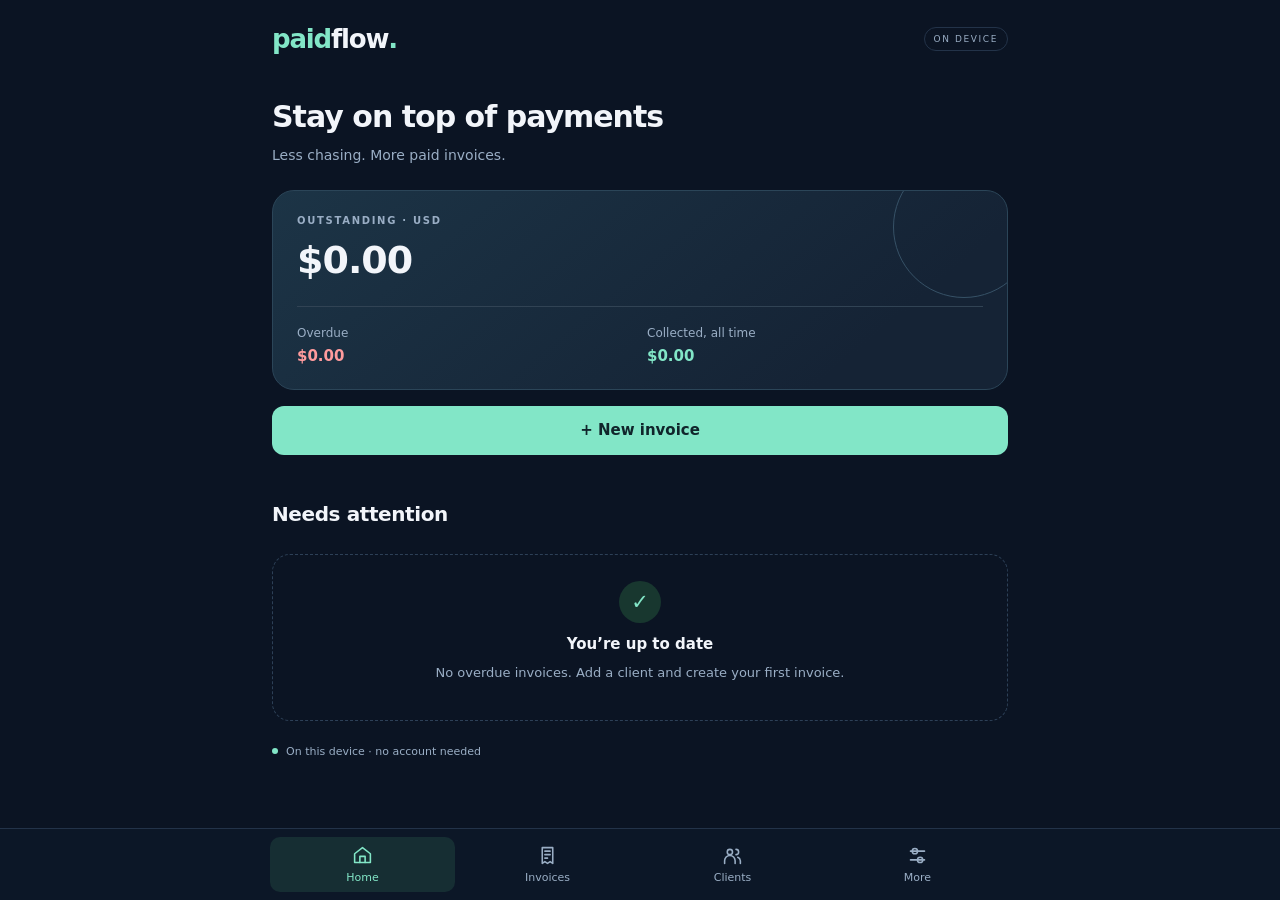
<file: app/src/main/assets/index.html>
<!doctype html><html lang="ru"><head><meta charset="utf-8"><meta name="viewport" content="width=device-width,initial-scale=1,viewport-fit=cover"><meta http-equiv="Content-Security-Policy" content="default-src 'self'; script-src 'self'; style-src 'self' 'unsafe-inline'; img-src 'self' data:; connect-src 'none'; frame-src 'none'; object-src 'none'; base-uri 'none'; form-action 'none'"><title>PaidFlow</title><link rel="stylesheet" href="style.css"></head><body><div id="app"></div><div id="modal-root"></div><div id="toast" role="status" aria-live="polite"></div><script src="core.js"></script><script src="app.js"></script></body></html>
</file>
<file: app/src/main/assets/style.css>
:root{color-scheme:dark;--bg:#0b1423;--panel:#142133;--muted:#9aaec5;--mint:#82e6c7;--ink:#f2f5fa;--line:#233349;--red:#ff9b9d}*{box-sizing:border-box}body{margin:0;background:var(--bg);color:var(--ink);font-family:system-ui,-apple-system,Arial,sans-serif;font-size:15px;-webkit-tap-highlight-color:transparent}button,input,select,textarea{font:inherit}button{cursor:pointer}button:focus-visible,input:focus-visible,select:focus-visible,textarea:focus-visible{outline:2px solid var(--mint);outline-offset:3px}button{border:0}header{display:flex;align-items:center;justify-content:space-between;padding:24px 22px 18px;max-width:780px;margin:auto}.brand{font-size:26px;font-weight:850;letter-spacing:-1.2px;color:var(--mint)}.brand b{color:var(--ink)}.badge{font-size:9px;letter-spacing:1.6px;color:var(--muted);padding:6px 9px;border:1px solid var(--line);border-radius:20px}main{max-width:780px;margin:auto;padding:8px 22px 108px}h1{font-size:30px;line-height:1.12;letter-spacing:-1px;margin:8px 0 10px;max-width:550px}h2{font-size:20px;letter-spacing:-.4px;margin:25px 0 14px}h3{margin:0;font-size:17px}p{line-height:1.6;margin:10px 0}.muted{color:var(--muted)}.tiny{font-size:12px}.eyebrow{text-transform:uppercase;font-size:10px;letter-spacing:1.7px;color:var(--muted);font-weight:700}.lead{color:var(--muted);font-size:14px;line-height:1.6;margin-bottom:24px}.hero{padding:24px;background:linear-gradient(140deg,#1c3446,#152335 80%);border:1px solid #2b4558;border-radius:22px;margin:12px 0 16px;position:relative;overflow:hidden}.hero:after{content:'';position:absolute;right:-28px;top:-35px;width:140px;height:140px;border:1px solid #365166;border-radius:50%;pointer-events:none}.amount{font-size:clamp(26px,7vw,38px);font-weight:750;letter-spacing:-1px;margin:12px 0 24px;overflow-wrap:anywhere}.metrics{display:grid;grid-template-columns:1fr 1fr;gap:14px;border-top:1px solid #314354;padding-top:16px}.metrics strong{display:block;font-size:15px;margin-top:6px}.red{color:var(--red)}.green{color:var(--mint)}.btn{width:100%;padding:15px 17px;border-radius:12px;background:var(--panel);color:var(--ink);font-weight:650;min-height:49px;text-align:center;display:block;margin:10px 0}.btn.primary{background:var(--mint);color:#10252b}.btn.outline{border:1px solid var(--line);background:transparent}.btn.danger{color:var(--red);border:1px solid #573440;background:transparent}.btn.small{padding:10px 12px;min-height:40px;font-size:12px;margin:0}.row{display:flex;align-items:center;justify-content:space-between;gap:12px}.section-label{display:flex;align-items:center;justify-content:space-between;margin-top:22px}.count{border-radius:8px;background:#3b2933;color:var(--red);padding:4px 8px;font-size:12px}.card{border:1px solid var(--line);background:var(--panel);border-radius:17px;padding:18px;margin:12px 0}.invoice-card{width:100%;text-align:left;color:inherit}.invoice-card h3{overflow-wrap:anywhere}.invoice-card .price{font-size:23px;font-weight:700;letter-spacing:-.6px;margin-top:17px;overflow-wrap:anywhere}.status{font-size:11px;padding:5px 8px;border-radius:6px;background:#25384c;color:#b9c8db;display:inline-block;max-width:100%}.status.overdue{background:#402c36;color:var(--red)}.status.paid{background:#203e3a;color:var(--mint)}.status.cancelled{background:#29303a;color:#abb5c5}.icon-tile{display:grid;place-items:center;width:42px;height:42px;background:#263d49;color:var(--mint);font-size:19px;border-radius:13px;flex-shrink:0}.empty{padding:26px 18px;border:1px dashed #2d4057;border-radius:18px;text-align:center;color:var(--muted);margin-top:14px}.empty .mark{width:42px;height:42px;background:#18372f;color:var(--mint);border-radius:50%;display:grid;place-items:center;margin:0 auto 12px;font-size:21px}.empty strong{display:block;color:var(--ink);margin-bottom:6px}.empty p{font-size:13px}nav{position:fixed;bottom:0;left:0;right:0;background:#0d1828f5;backdrop-filter:blur(14px);border-top:1px solid var(--line);z-index:5;padding:8px 8px max(8px,env(safe-area-inset-bottom));display:flex;justify-content:center}nav button{background:none;color:var(--muted);padding:8px 5px;min-width:0;max-width:185px;flex:1;display:grid;justify-items:center;gap:5px;font-size:11px;border-radius:10px}nav button.active{color:var(--mint);background:#162e33}nav svg{width:21px;height:21px;fill:none;stroke:currentColor;stroke-width:1.8;stroke-linecap:round;stroke-linejoin:round}.toolbar{display:flex;gap:10px;align-items:center;margin:18px 0}.toolbar input{flex:1;min-width:0}.toolbar select{width:43%;font-size:12px}input,textarea,select{width:100%;border:1px solid #304259;border-radius:10px;background:#142133;color:var(--ink);padding:13px 12px;min-height:48px}input[type=date]{min-width:0}textarea{min-height:88px;resize:vertical}label{display:block;margin:15px 0 7px;color:#b2c1d3;font-size:12px;font-weight:600}form .cols{display:grid;grid-template-columns:1fr 1fr;gap:12px}.hint{font-size:12px;color:var(--muted);line-height:1.5}.form-error{color:var(--red);font-size:13px;min-height:0;margin:12px 0}.modal-backdrop{position:fixed;inset:0;background:#03080dbb;z-index:20;display:flex;align-items:center;justify-content:center;padding:12px}.modal{background:var(--bg);border:1px solid #34465b;border-radius:22px;width:100%;max-width:580px;max-height:94vh;max-height:94dvh;display:flex;flex-direction:column;box-shadow:0 20px 100px #0008}.modal-head{padding:20px 20px 12px;display:flex;justify-content:space-between;align-items:center;border-bottom:1px solid var(--line)}.modal-head h2{margin:0;font-size:22px}.close{width:38px;height:38px;border-radius:50%;background:var(--panel);color:var(--muted);font-size:24px}.modal-body{overflow:auto;padding:4px 20px 20px;overscroll-behavior:contain}.line-fields{border:1px solid var(--line);border-radius:12px;padding:0 13px 13px;margin:14px 0}.line-head{display:flex;justify-content:space-between;align-items:center;padding-top:13px;color:var(--muted);font-size:12px}.remove{color:var(--red);background:none;padding:5px 8px}.totalline{padding:14px 0;color:var(--mint);font-weight:700;font-size:21px;border-bottom:1px solid var(--line)}.detail-top{margin-top:20px}.detail-amount{font-size:34px;font-weight:750;overflow-wrap:anywhere;margin:12px 0}.break{overflow-wrap:anywhere;white-space:pre-wrap}.summary-list{display:grid;grid-template-columns:1fr auto;gap:12px;font-size:13px}.divider{border:0;border-top:1px solid var(--line);margin:17px 0}.link{color:var(--mint);background:none;padding:8px 0;font-size:13px}.section-note{border-left:2px solid #496e7c;padding-left:12px;color:var(--muted);font-size:12px;line-height:1.6}.saved{font-size:12px;color:var(--mint)}#toast{position:fixed;left:50%;bottom:100px;transform:translateX(-50%);z-index:50;max-width:90vw;background:#e0f8ed;color:#15332c;padding:12px 18px;border-radius:12px;font-size:13px;opacity:0;pointer-events:none;transition:opacity .15s}#toast.visible{opacity:1}.note-row{display:flex;align-items:center;gap:8px;font-size:11px;color:var(--muted);margin-top:24px}.dot{width:6px;height:6px;background:var(--mint);border-radius:100%}@media(min-width:700px){main{padding-top:20px}.dashboard-grid{display:grid;grid-template-columns:1fr 1fr;gap:16px}.invoice-list{display:grid;grid-template-columns:1fr 1fr;gap:0 14px}}@media(max-width:360px){main{padding-left:15px;padding-right:15px}.metrics{grid-template-columns:1fr}.toolbar{display:block}.toolbar select{width:100%;margin-top:8px}}
.scan-text{margin:12px 0 0;max-height:220px;overflow:auto;white-space:pre-wrap;overflow-wrap:anywhere;color:var(--muted);font:12px/1.5 ui-monospace,monospace}

.scan-status{padding:14px;border:1px solid var(--mint);border-radius:12px;font-size:13px;line-height:1.6;white-space:pre-wrap}.scan-status[data-state=error]{border-color:var(--red);color:var(--red)}button:disabled{opacity:.55;cursor:wait}[hidden]{display:none!important}

details{margin:14px 0;border:1px solid var(--line);border-radius:12px;padding:14px}summary{cursor:pointer;color:var(--mint);font-size:13px}.card h3{overflow-wrap:anywhere}.summary-list{margin-top:16px}
</file>
